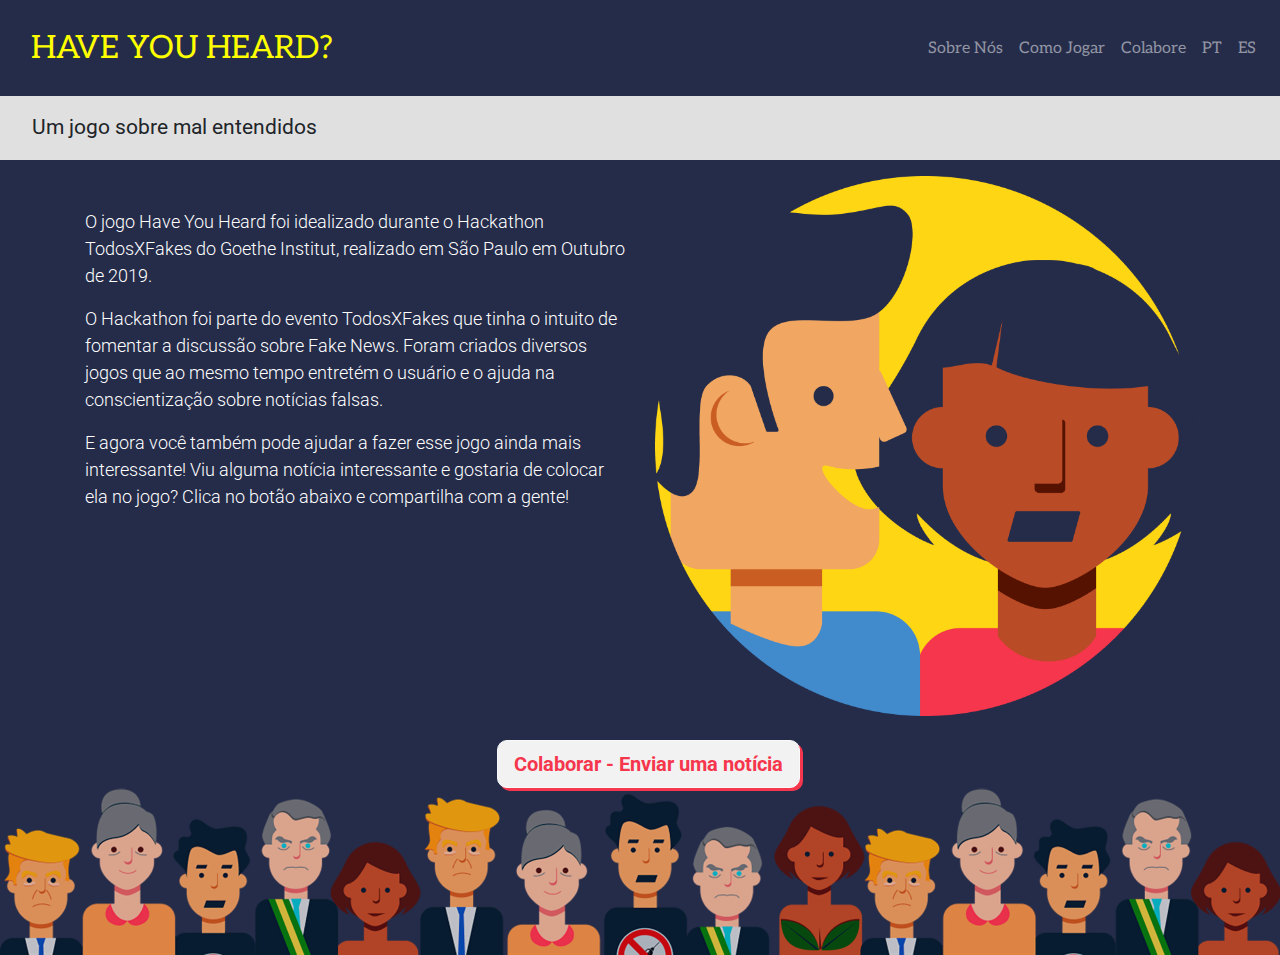
<file: src/index.html>
<!DOCTYPE html>
<html lang="en">
	<head>
		<meta charset="UTF-8" />
		<meta name="viewport" content="width=device-width, initial-scale=1.0" />
		<link
			rel="stylesheet"
			href="https://stackpath.bootstrapcdn.com/bootstrap/4.4.1/css/bootstrap.min.css"
			integrity="sha384-Vkoo8x4CGsO3+Hhxv8T/Q5PaXtkKtu6ug5TOeNV6gBiFeWPGFN9MuhOf23Q9Ifjh"
			crossorigin="anonymous"
		/>
		<link rel="stylesheet" href="../css/style.css" />
		<link
			href="https://fonts.googleapis.com/css?family=Aleo|Roboto&display=swap"
			rel="stylesheet"
		/>
		<title>Have You Heard</title>
	</head>
	<body style="background-color: #252C4A;">
		<header>
			<div class="container-fluid p-0 border-bottom-2">
				<nav
					class="navbar navbar-expand-lg navbar-dark"
					style="font-family: 'Aleo', serif;"
				>
					<a
						class="navbar-brand"
						href="#"
						style="color: yellow; font-size: clamp(18px, 3vw, 32px);"
						>HAVE YOU HEARD?</a
					>
					<button
						class="navbar-toggler"
						type="button"
						data-toggle="collapse"
						data-target="#navbarNav"
						aria-controls="navbarNav"
						aria-expanded="false"
						aria-label="Toggle navigation"
					>
						<span class="navbar-toggler-icon"></span>
					</button>
					<div class="collapse navbar-collapse" id="navbarNav">
						<div class="mr-auto mt-auto"></div>
						<ul class="navbar-nav">
							<li class="nav-item">
								<a class="nav-link" href="aboutus.html">Sobre Nós</a>
							</li>
							<li class="nav-item">
								<a class="nav-link" href="howtoplay.html">Como Jogar</a>
							</li>
							<li class="nav-item">
								<a class="nav-link" href="collab.html">Colabore</a>
							</li>
							<li class="nav-item">
								<a class="nav-link" href="#">PT</a>
							</li>
							<li class="nav-item">
								<a class="nav-link" href="#">ES</a>
							</li>
						</ul>
					</div>
				</nav>
				<div class="row ml-0" id="botBar">
					<p class="ml-4 pl-2 mt-3" style="font-size:clamp(18px, 3vw, 21px);">
						Um jogo sobre mal entendidos
					</p>
				</div>
			</div>
		</header>
		<main>
			<div
				class="container"
				style="font-style: normal;
					font-weight: 300;"
			>
				<div class="row">
					<div class="col-md-6">
						<p
							class="pt-5"
							style="font-size: clamp(16px, 3vw, 18px); color: white"
						>
							O jogo Have You Heard foi idealizado durante o Hackathon
							TodosXFakes do Goethe Institut, realizado em São Paulo em Outubro
							de 2019.
						</p>
						<p
							class="pt-0"
							style="font-size: clamp(16px, 3vw, 18px); color: white"
						>
							O Hackathon foi parte do evento TodosXFakes que tinha o intuito de
							fomentar a discussão sobre Fake News. Foram criados diversos jogos
							que ao mesmo tempo entretém o usuário e o ajuda na conscientização
							sobre notícias falsas.
						</p>
						<p
							class="pt-0"
							style="font-size: clamp(16px, 3vw, 18px); color: white"
						>
							E agora você também pode ajudar a fazer esse jogo ainda mais
							interessante! Viu alguma notícia interessante e gostaria de
							colocar ela no jogo? Clica no botão abaixo e compartilha com a
							gente!
						</p>
					</div>
					<div class="col-md-6 mt-3">
						<img
							class="img-fluid"
							src="../assets/logo@2x.png"
							alt="Logo do Jogo"
						/>
					</div>
					<div class="row pt-4 mx-auto">
						<button
							onclick="window.location.href = 'collab.html'"
							type="button"
							class="btn btn-light btn-lg ml-3"
							style="
						color: #F5364C; 
						background-color: #F2F2F2; 
						box-shadow: 3px 3px 0px #F5364C;
						border-radius: 10px; 
						font-weight: bold;"
						>
							Colaborar - Enviar uma notícia
						</button>
					</div>
				</div>
			</div>
		</main>
		<footer>
			<div class="container-fluid">
				<div class="row">
					<img
						class="img-fluid"
						src="../assets/footer_xlg_new.png"
						alt="Personagens do Jogo"
					/>
				</div>
			</div>
		</footer>

		<script
			src="https://cdnjs.cloudflare.com/ajax/libs/jquery/3.4.1/jquery.min.js"
			integrity="sha256-CSXorXvZcTkaix6Yvo6HppcZGetbYMGWSFlBw8HfCJo="
			crossorigin="anonymous"
		></script>
		<script
			src="https://cdn.jsdelivr.net/npm/popper.js@1.16.0/dist/umd/popper.min.js"
			integrity="sha384-Q6E9RHvbIyZFJoft+2mJbHaEWldlvI9IOYy5n3zV9zzTtmI3UksdQRVvoxMfooAo"
			crossorigin="anonymous"
		></script>
		<script
			src="https://stackpath.bootstrapcdn.com/bootstrap/4.4.1/js/bootstrap.min.js"
			integrity="sha384-wfSDF2E50Y2D1uUdj0O3uMBJnjuUD4Ih7YwaYd1iqfktj0Uod8GCExl3Og8ifwB6"
			crossorigin="anonymous"
		></script>
	</body>
</html>
</file>
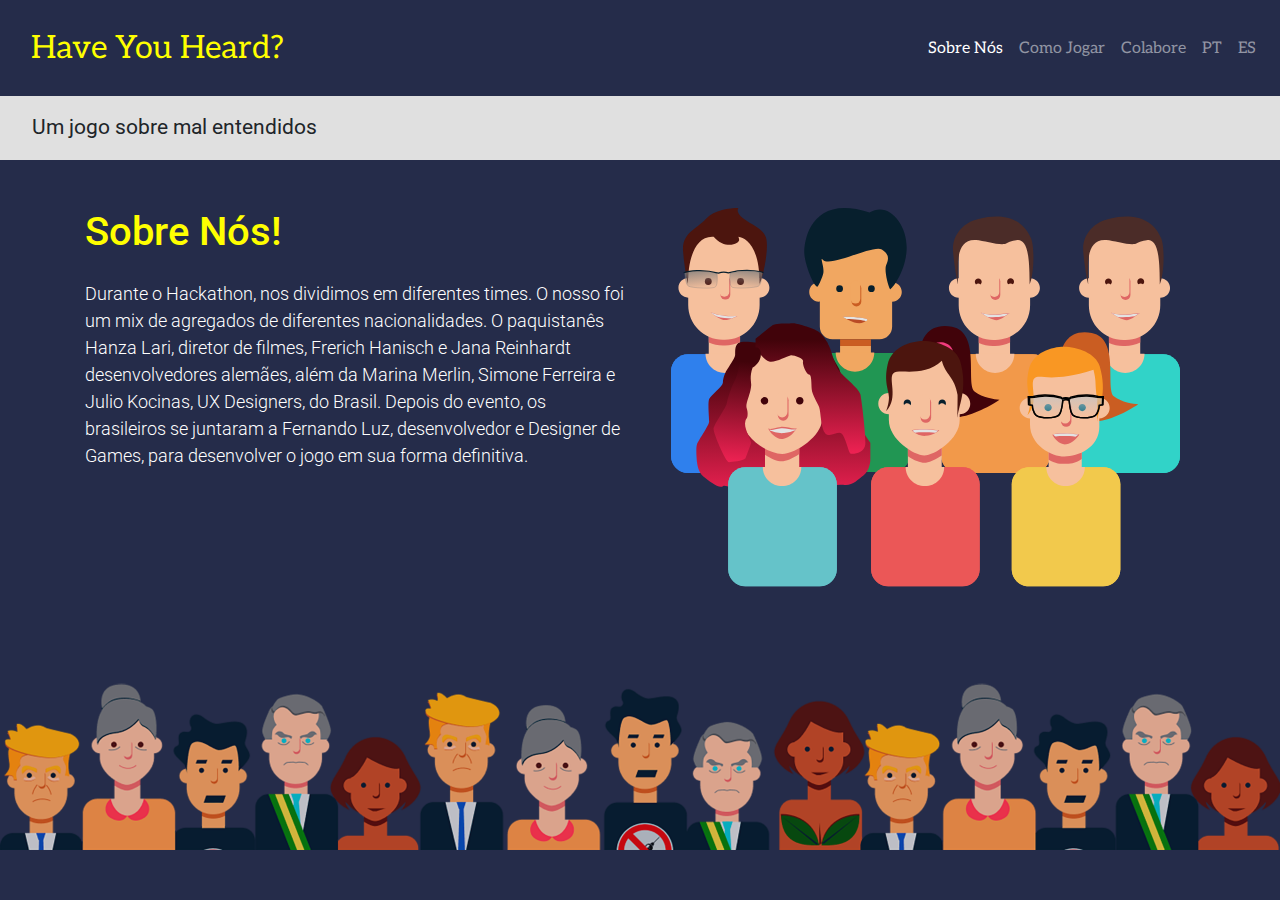
<file: src/aboutus.html>
<!DOCTYPE html>
<html lang="en">
	<head>
		<meta charset="UTF-8" />
		<meta name="viewport" content="width=device-width, initial-scale=1.0" />
		<link
			rel="stylesheet"
			href="https://stackpath.bootstrapcdn.com/bootstrap/4.4.1/css/bootstrap.min.css"
			integrity="sha384-Vkoo8x4CGsO3+Hhxv8T/Q5PaXtkKtu6ug5TOeNV6gBiFeWPGFN9MuhOf23Q9Ifjh"
			crossorigin="anonymous"
		/>
		<link rel="stylesheet" href="../css/style.css" />
		<link
			href="https://fonts.googleapis.com/css?family=Aleo|Roboto&display=swap"
			rel="stylesheet"
		/>
		<title>Have You Heard</title>
	</head>
	<body style="background-color: #252C4A;">
		<header>
			<div class="container-fluid p-0 border-bottom-2">
				<nav
					class="navbar navbar-expand-lg navbar-dark"
					style="font-family: 'Aleo', serif;"
				>
					<a
						class="navbar-brand"
						href="index.html"
						style="color: yellow; font-size: clamp(18px, 3vw, 32px);;"
						>Have You Heard?</a
					>
					<button
						class="navbar-toggler"
						type="button"
						data-toggle="collapse"
						data-target="#navbarNav"
						aria-controls="navbarNav"
						aria-expanded="false"
						aria-label="Toggle navigation"
					>
						<span class="navbar-toggler-icon"></span>
					</button>
					<div class="collapse navbar-collapse" id="navbarNav">
						<div class="mr-auto mt-auto"></div>
						<ul class="navbar-nav">
							<li class="nav-item active">
								<a class="nav-link" href="#"
									>Sobre Nós <span class="sr-only">(current)</span></a
								>
							</li>
							<li class="nav-item">
								<a class="nav-link" href="howtoplay.html">Como Jogar</a>
							</li>
							<li class="nav-item">
								<a class="nav-link" href="collab.html">Colabore</a>
							</li>
							<li class="nav-item">
								<a class="nav-link" href="#">PT</a>
							</li>
							<li class="nav-item">
								<a class="nav-link" href="#">ES</a>
							</li>
						</ul>
					</div>
				</nav>
				<div class="row ml-0" id="botBar">
					<p class="ml-4 pl-2 mt-3" style="font-size:clamp(18px, 3vw, 21px);">
						Um jogo sobre mal entendidos
					</p>
				</div>
			</div>
		</header>
		<main>
			<div
				class="container"
				style="font-style: normal;
			font-weight: 300;"
			>
				<div class="row">
					<div class="col-md-6">
						<h1 class="pt-5" style="color: yellow;">Sobre Nós!</h1>
						<p
							class="pt-3"
							style="font-size: clamp(16px, 3vw, 18px); color: white"
						>
							Durante o Hackathon, nos dividimos em diferentes times. O nosso
							foi um mix de agregados de diferentes nacionalidades. O
							paquistanês Hanza Lari, diretor de filmes, Frerich Hanisch e Jana
							Reinhardt desenvolvedores alemães, além da Marina Merlin, Simone
							Ferreira e Julio Kocinas, UX Designers, do Brasil. Depois do
							evento, os brasileiros se juntaram a Fernando Luz, desenvolvedor e
							Designer de Games, para desenvolver o jogo em sua forma
							definitiva.
						</p>
					</div>
					<div class="col-md-6 mt-5 text-center">
						<img
							class="img-fluid"
							src="../assets/IlustracaoTime.svg"
							alt="Ilustração dos desenvolvedores do jogo"
						/>
					</div>
				</div>
			</div>
		</main>
		<footer>
			<div class="container-fluid">
				<div class="row pt-5 mt-5 mb-n5">
					<img
						class="img-fluid"
						src="../assets/footer_xlg_new.png"
						alt="Personagens do Jogo"
					/>
				</div>
			</div>
		</footer>

		<script
			src="https://cdnjs.cloudflare.com/ajax/libs/jquery/3.4.1/jquery.min.js"
			integrity="sha256-CSXorXvZcTkaix6Yvo6HppcZGetbYMGWSFlBw8HfCJo="
			crossorigin="anonymous"
		></script>
		<script
			src="https://cdn.jsdelivr.net/npm/popper.js@1.16.0/dist/umd/popper.min.js"
			integrity="sha384-Q6E9RHvbIyZFJoft+2mJbHaEWldlvI9IOYy5n3zV9zzTtmI3UksdQRVvoxMfooAo"
			crossorigin="anonymous"
		></script>
		<script
			src="https://stackpath.bootstrapcdn.com/bootstrap/4.4.1/js/bootstrap.min.js"
			integrity="sha384-wfSDF2E50Y2D1uUdj0O3uMBJnjuUD4Ih7YwaYd1iqfktj0Uod8GCExl3Og8ifwB6"
			crossorigin="anonymous"
		></script>
	</body>
</html>
</file>
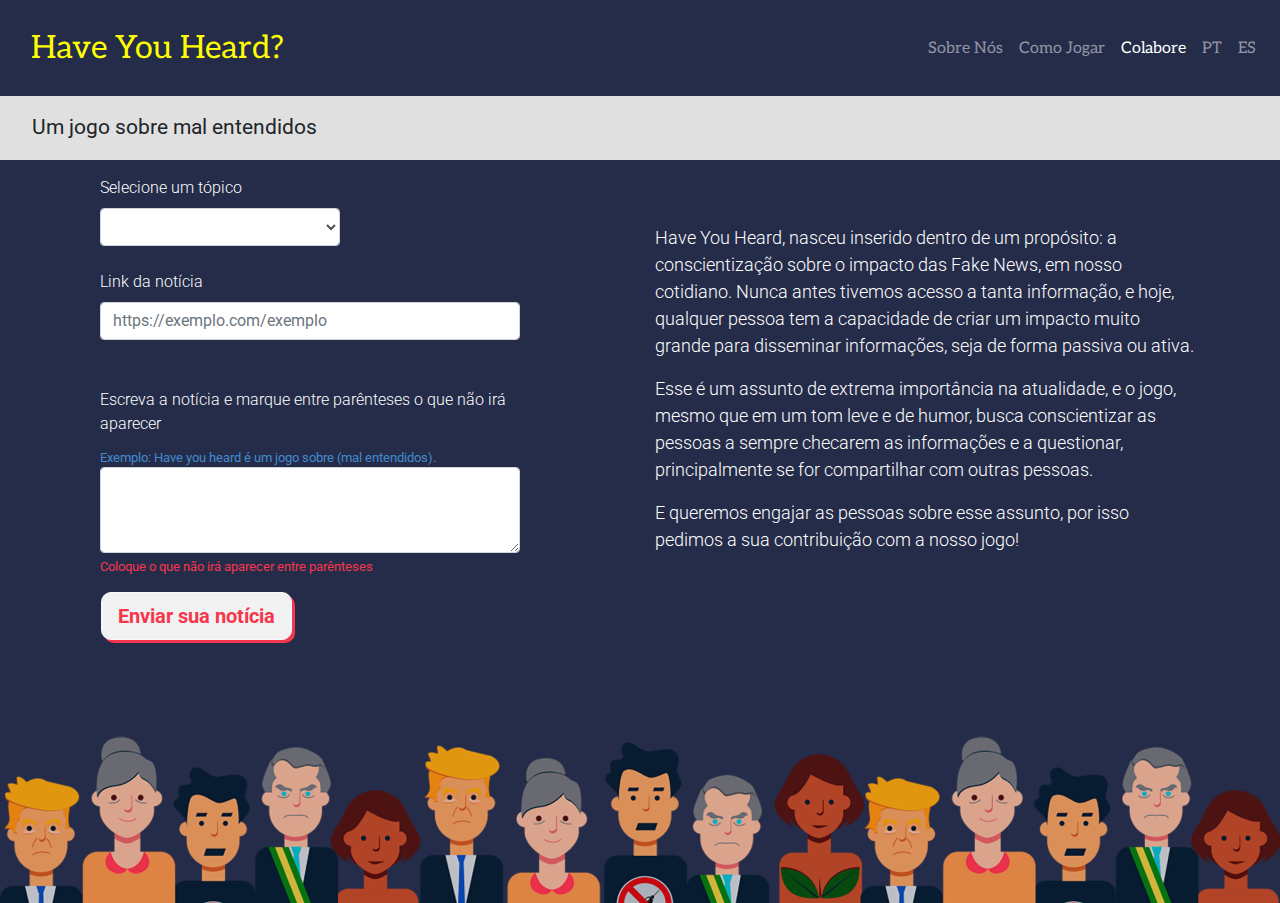
<file: src/collab.html>
<!DOCTYPE html>
<html lang="en">
	<head>
		<meta charset="UTF-8" />
		<meta name="viewport" content="width=device-width, initial-scale=1.0" />
		<link
			rel="stylesheet"
			href="https://stackpath.bootstrapcdn.com/bootstrap/4.4.1/css/bootstrap.min.css"
			integrity="sha384-Vkoo8x4CGsO3+Hhxv8T/Q5PaXtkKtu6ug5TOeNV6gBiFeWPGFN9MuhOf23Q9Ifjh"
			crossorigin="anonymous"
		/>
		<link rel="stylesheet" href="../css/style.css" />
		<link
			href="https://fonts.googleapis.com/css?family=Aleo|Roboto&display=swap"
			rel="stylesheet"
		/>
		<script src="https://ajax.googleapis.com/ajax/libs/jquery/3.4.1/jquery.min.js"></script>
		<title>Have You Heard</title>
	</head>
	<body style="background-color: #252C4A;">
		<header>
			<div class="container-fluid p-0 border-bottom-2">
				<nav
					class="navbar navbar-expand-lg navbar-dark"
					style="font-family: 'Aleo', serif;"
				>
					<a
						class="navbar-brand"
						href="index.html"
						style="color: yellow; font-size: clamp(18px, 3vw, 32px);"
						>Have You Heard?</a
					>
					<button
						class="navbar-toggler"
						type="button"
						data-toggle="collapse"
						data-target="#navbarNav"
						aria-controls="navbarNav"
						aria-expanded="false"
						aria-label="Toggle navigation"
					>
						<span class="navbar-toggler-icon"></span>
					</button>
					<div class="collapse navbar-collapse" id="navbarNav">
						<div class="mr-auto mt-auto"></div>
						<ul class="navbar-nav">
							<li class="nav-item">
								<a class="nav-link" href="aboutus.html">Sobre Nós</a>
							</li>
							<li class="nav-item">
								<a class="nav-link" href="howtoplay.html">Como Jogar</a>
							</li>
							<li class="nav-item active">
								<a class="nav-link" href="#"
									>Colabore <span class="sr-only">(current)</span></a
								>
							</li>
							<li class="nav-item">
								<a class="nav-link" href="#">PT</a>
							</li>
							<li class="nav-item">
								<a class="nav-link" href="#">ES</a>
							</li>
						</ul>
					</div>
				</nav>
				<div class="row ml-0" id="botBar">
					<p class="ml-4 pl-2 mt-3" style="font-size:clamp(18px, 3vw, 21px);">
						Um jogo sobre mal entendidos
					</p>
				</div>
			</div>
		</header>
		<main>
			<div
				class="container"
				style="font-style: normal;
			font-weight: 300;"
			>
				<div class="row">
					<div class="col-md-6 mt-3">
						<form id="fullform">
							<div class="form-group col-6">
								<label for="topicSelect" style="color: white"
									>Selecione um tópico</label
								>
								<select class="form-control list" id="topicSelect"> </select>
							</div>
							<div class="form-group col-10 mt-4">
								<label for="newsLink" style="color: white"
									>Link da notícia</label
								>
								<input
									type="url"
									class="form-control"
									id="newsLink"
									placeholder="https://exemplo.com/exemplo"
								/>
							</div>
							<div class="form-group col-10 mt-5">
								<label for="gameNews" style="color: white;"
									>Escreva a notícia e marque entre parênteses o que não irá
									aparecer</label
								>
								<small
									id="gameNewsHelper"
									class="form-text"
									style="color: #418BCC;"
								>
									Exemplo: Have you heard é um jogo sobre (mal entendidos).
								</small>
								<textarea
									class="form-control"
									id="gameNews"
									rows="3"
									aria-describedby="gameNewsHelper"
								></textarea>
								<small
									id="gameNewsHelper"
									class="form-text"
									style="color:#F5364C;"
								>
									Coloque o que não irá aparecer entre parênteses
								</small>
							</div>
							<button
								type="submit"
								class="btn btn-light btn-lg ml-3"
								style="
					color: #F5364C; 
					background-color: #F2F2F2; 
					box-shadow: 3px 3px 0px #F5364C;
					border-radius: 10px; 
					font-weight: bold;"
								id="sendform"
							>
								Enviar sua notícia
							</button>
						</form>
					</div>
					<div class="col-md-6 mt-5">
						<p
							class="pt-3"
							style="font-size: clamp(16px, 3vw, 18px); color: white"
						>
							Have You Heard, nasceu inserido dentro de um propósito: a
							conscientização sobre o impacto das Fake News, em nosso cotidiano.
							Nunca antes tivemos acesso a tanta informação, e hoje, qualquer
							pessoa tem a capacidade de criar um impacto muito grande para
							disseminar informações, seja de forma passiva ou ativa.
						</p>
						<p
							class="pt-0"
							style="font-size: clamp(16px, 3vw, 18px); color: white"
						>
							Esse é um assunto de extrema importância na atualidade, e o jogo,
							mesmo que em um tom leve e de humor, busca conscientizar as
							pessoas a sempre checarem as informações e a questionar,
							principalmente se for compartilhar com outras pessoas.
						</p>
						<p
							class="pt-0"
							style="font-size: clamp(16px, 3vw, 18px); color: white"
						>
							E queremos engajar as pessoas sobre esse assunto, por isso pedimos
							a sua contribuição com a nosso jogo!
						</p>
					</div>
				</div>
			</div>
		</main>
		<footer>
			<div class="container-fluid">
				<div class="row pt-5 mt-5">
					<img
						class="img-fluid"
						src="../assets/footer_xlg_new.png"
						alt="Personagens do Jogo"
					/>
				</div>
			</div>
		</footer>
		<script src="request.js"></script>
		<script
			src="https://cdnjs.cloudflare.com/ajax/libs/jquery/3.4.1/jquery.min.js"
			integrity="sha256-CSXorXvZcTkaix6Yvo6HppcZGetbYMGWSFlBw8HfCJo="
			crossorigin="anonymous"
		></script>
		<script
			src="https://cdn.jsdelivr.net/npm/popper.js@1.16.0/dist/umd/popper.min.js"
			integrity="sha384-Q6E9RHvbIyZFJoft+2mJbHaEWldlvI9IOYy5n3zV9zzTtmI3UksdQRVvoxMfooAo"
			crossorigin="anonymous"
		></script>
		<script
			src="https://stackpath.bootstrapcdn.com/bootstrap/4.4.1/js/bootstrap.min.js"
			integrity="sha384-wfSDF2E50Y2D1uUdj0O3uMBJnjuUD4Ih7YwaYd1iqfktj0Uod8GCExl3Og8ifwB6"
			crossorigin="anonymous"
		></script>
	</body>
</html>
</file>
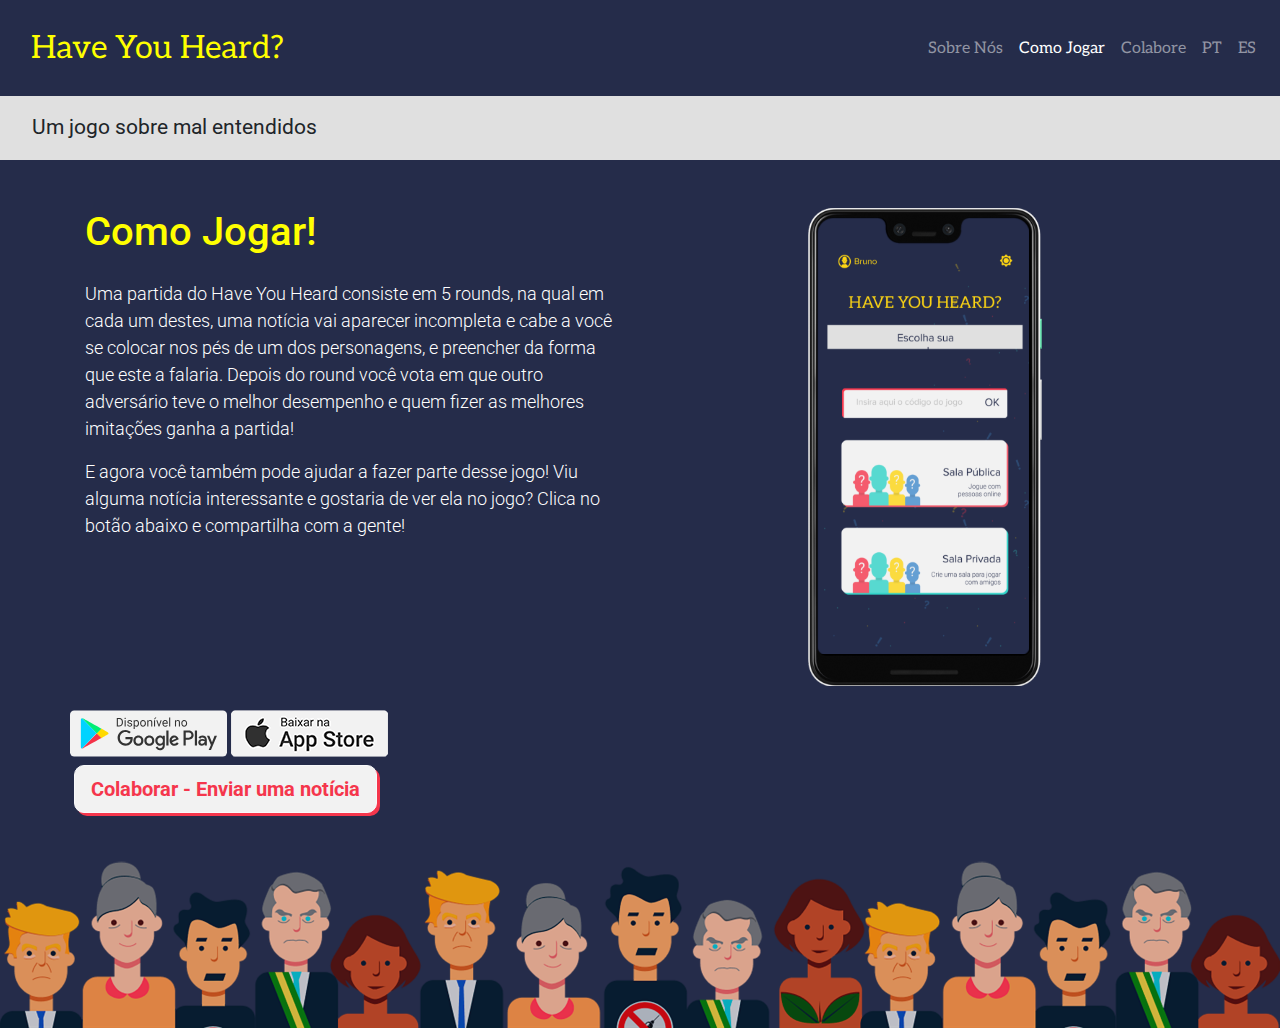
<file: src/howtoplay.html>
<!DOCTYPE html>
<html lang="en">
	<head>
		<meta charset="UTF-8" />
		<meta name="viewport" content="width=device-width, initial-scale=1.0" />
		<link
			rel="stylesheet"
			href="https://stackpath.bootstrapcdn.com/bootstrap/4.4.1/css/bootstrap.min.css"
			integrity="sha384-Vkoo8x4CGsO3+Hhxv8T/Q5PaXtkKtu6ug5TOeNV6gBiFeWPGFN9MuhOf23Q9Ifjh"
			crossorigin="anonymous"
		/>
		<link rel="stylesheet" href="../css/style.css" />
		<link
			href="https://fonts.googleapis.com/css?family=Aleo|Roboto&display=swap"
			rel="stylesheet"
		/>
		<title>Have You Heard</title>
	</head>
	<body style="background-color: #252C4A;">
		<header>
			<div class="container-fluid p-0 border-bottom-2">
				<nav
					class="navbar navbar-expand-lg navbar-dark"
					style="font-family: 'Aleo', serif;"
				>
					<a
						class="navbar-brand"
						href="index.html"
						style="color: yellow; font-size: clamp(18px, 3vw, 32px);"
						>Have You Heard?</a
					>
					<button
						class="navbar-toggler"
						type="button"
						data-toggle="collapse"
						data-target="#navbarNav"
						aria-controls="navbarNav"
						aria-expanded="false"
						aria-label="Toggle navigation"
					>
						<span class="navbar-toggler-icon"></span>
					</button>
					<div class="collapse navbar-collapse" id="navbarNav">
						<div class="mr-auto mt-auto"></div>
						<ul class="navbar-nav">
							<li class="nav-item">
								<a class="nav-link" href="aboutus.html">Sobre Nós</a>
							</li>
							<li class="nav-item active">
								<a class="nav-link" href="#"
									>Como Jogar<span class="sr-only">(current)</span></a
								>
							</li>
							<li class="nav-item">
								<a class="nav-link" href="collab.html">Colabore</a>
							</li>
							<li class="nav-item">
								<a class="nav-link" href="#">PT</a>
							</li>
							<li class="nav-item">
								<a class="nav-link" href="#">ES</a>
							</li>
						</ul>
					</div>
				</nav>
				<div class="row ml-0" id="botBar">
					<p class="ml-4 pl-2 mt-3" style="font-size:clamp(18px, 3vw, 21px);">
						Um jogo sobre mal entendidos
					</p>
				</div>
			</div>
		</header>
		<main>
			<div
				class="container"
				style="font-style: normal;
			font-weight: 300;"
			>
				<div class="row">
					<div class="col-md-6">
						<h1 class="pt-5" style="color: yellow;">Como Jogar!</h1>
						<p
							class="pt-3"
							style="font-size: clamp(16px, 3vw, 18px); color: white"
						>
							Uma partida do Have You Heard consiste em 5 rounds, na qual em
							cada um destes, uma notícia vai aparecer incompleta e cabe a você
							se colocar nos pés de um dos personagens, e preencher da forma que
							este a falaria. Depois do round você vota em que outro adversário
							teve o melhor desempenho e quem fizer as melhores imitações ganha
							a partida!
						</p>
						<p
							class="pt-0"
							style="font-size: clamp(16px, 3vw, 18px); color: white"
						>
							E agora você também pode ajudar a fazer parte desse jogo! Viu
							alguma notícia interessante e gostaria de ver ela no jogo? Clica
							no botão abaixo e compartilha com a gente!
						</p>
					</div>
					<div class="col-md-6 mt-5 text-center">
						<img
							class="img-fluid"
							src="../assets/LogoColab.svg"
							alt="Logo do Jogo"
						/>
					</div>
				</div>
				<div class="row pt-4">
					<img
						class="img-fluid"
						src="../assets/GooglePlay.svg"
						alt="Google Play"
					/>
					<img
						class="img-fluid ml-1"
						src="../assets/AppStore_sm.png"
						alt="App Store"
					/>
				</div>
				<div class="row pt-2">
					<button
						onclick="window.location.href = 'collab.html'"
						type="button"
						class="btn btn-light btn-lg ml-1"
						style="
					color: #F5364C; 
					background-color: #F2F2F2; 
					box-shadow: 3px 3px 0px #F5364C;
					border-radius: 10px; 
					font-weight: bold;"
					>
						Colaborar - Enviar uma notícia
					</button>
				</div>
			</div>
		</main>
		<footer>
			<div class="container-fluid">
				<div class="row pt-5 pb-0">
					<img
						class="img-fluid"
						src="../assets/footer_xlg_new.png"
						alt="Personagens do Jogo"
					/>
				</div>
			</div>
		</footer>

		<script
			src="https://cdnjs.cloudflare.com/ajax/libs/jquery/3.4.1/jquery.min.js"
			integrity="sha256-CSXorXvZcTkaix6Yvo6HppcZGetbYMGWSFlBw8HfCJo="
			crossorigin="anonymous"
		></script>
		<script
			src="https://cdn.jsdelivr.net/npm/popper.js@1.16.0/dist/umd/popper.min.js"
			integrity="sha384-Q6E9RHvbIyZFJoft+2mJbHaEWldlvI9IOYy5n3zV9zzTtmI3UksdQRVvoxMfooAo"
			crossorigin="anonymous"
		></script>
		<script
			src="https://stackpath.bootstrapcdn.com/bootstrap/4.4.1/js/bootstrap.min.js"
			integrity="sha384-wfSDF2E50Y2D1uUdj0O3uMBJnjuUD4Ih7YwaYd1iqfktj0Uod8GCExl3Og8ifwB6"
			crossorigin="anonymous"
		></script>
	</body>
</html>
</file>
<file: css/style.css>
.navbar {
	min-height: 80px;
}

.navbar-brand {
	padding: 0 15px;
	height: 80px;
	line-height: 80px;
}

.navbar-toggle {
	/* (80px - button height 34px) / 2 = 23px */
	margin-top: 20px;
	padding: 9px 10px !important;
}

.img-fluid {
	height: auto;
}

@media (min-width: 768px) {
	.navbar-nav > li > a {
		/* (80px - line-height of 27px) / 2 = 26.5px */
		padding-top: 26.5px;
		padding-bottom: 26.5px;
		line-height: 27px;
	}
}

footer {
	position: relative;
	bottom: 0px;
}

#botBar {
	background-color: #e0e0e0;
	max-width: 100%;
	font-family: Roboto;
	font-style: normal;
	font-weight: normal;
	font-size: clamp(18px, 3vw, 21px);
}
</file>
